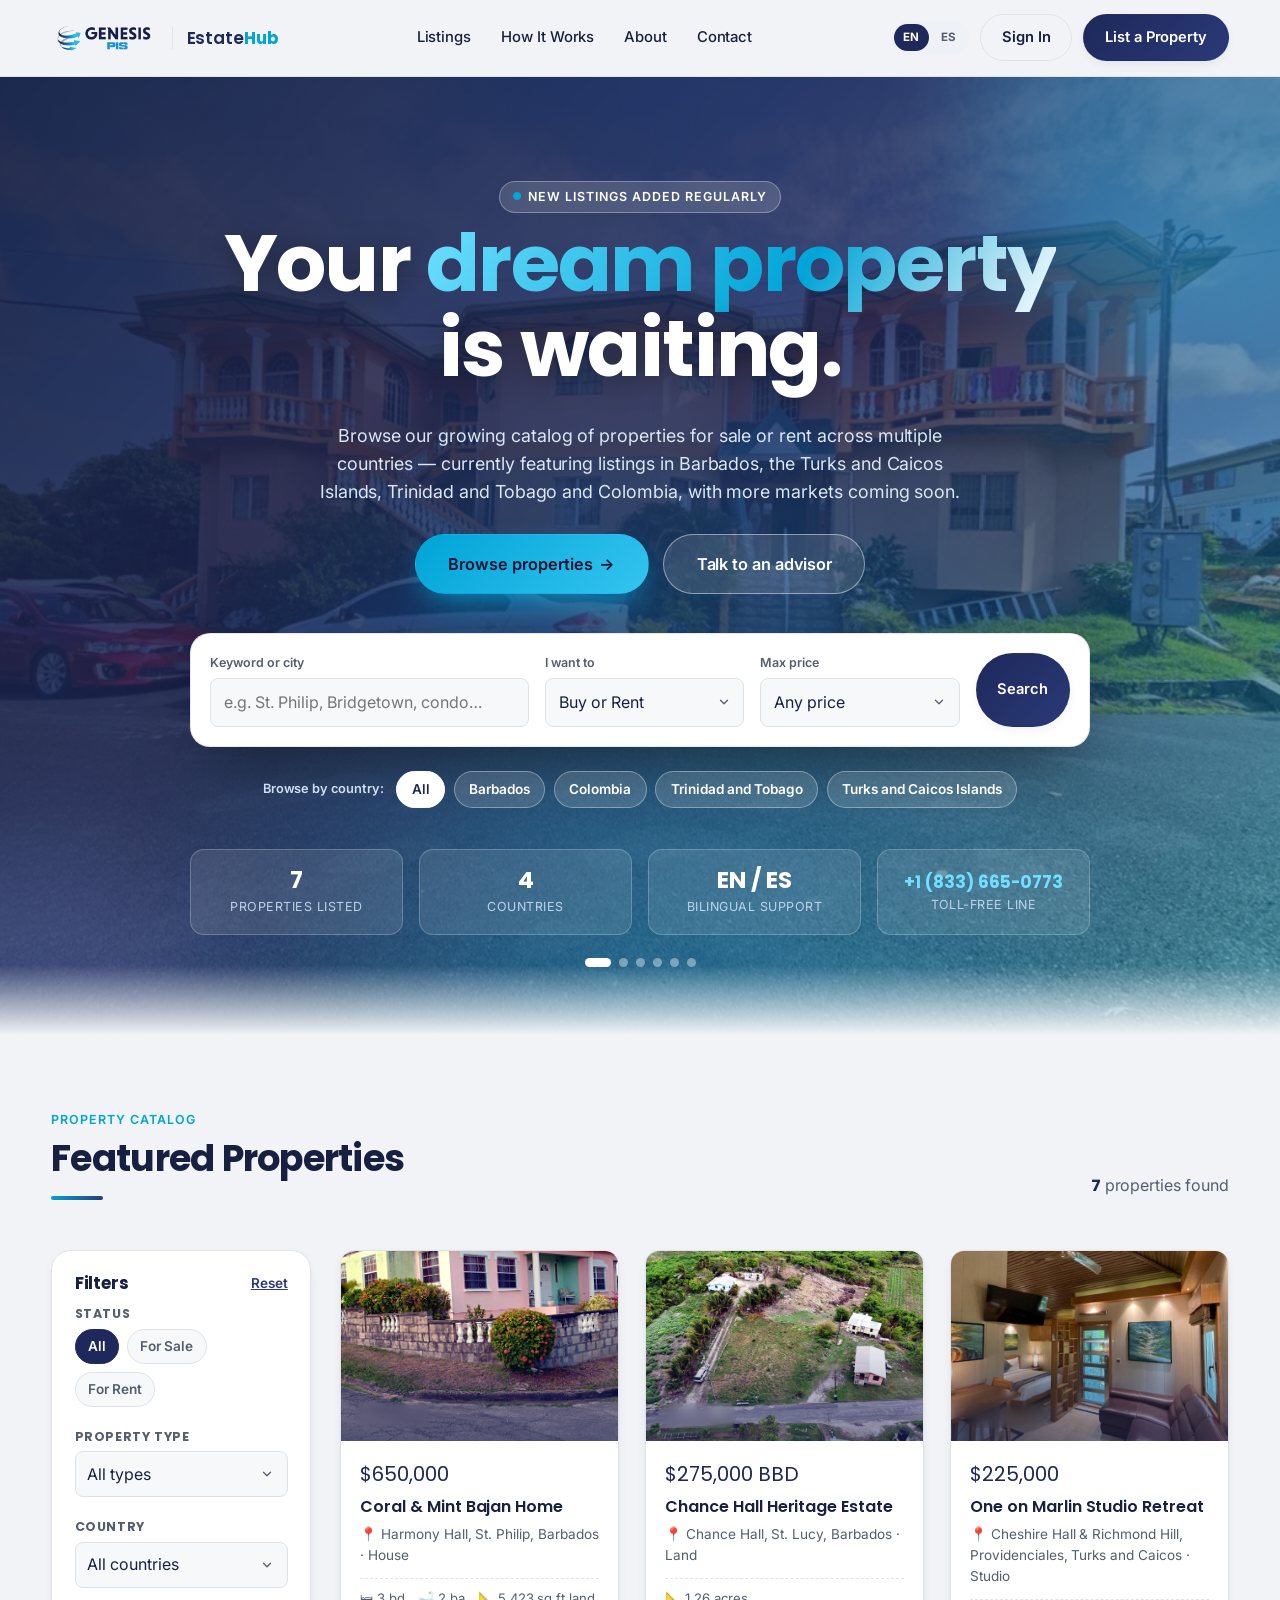
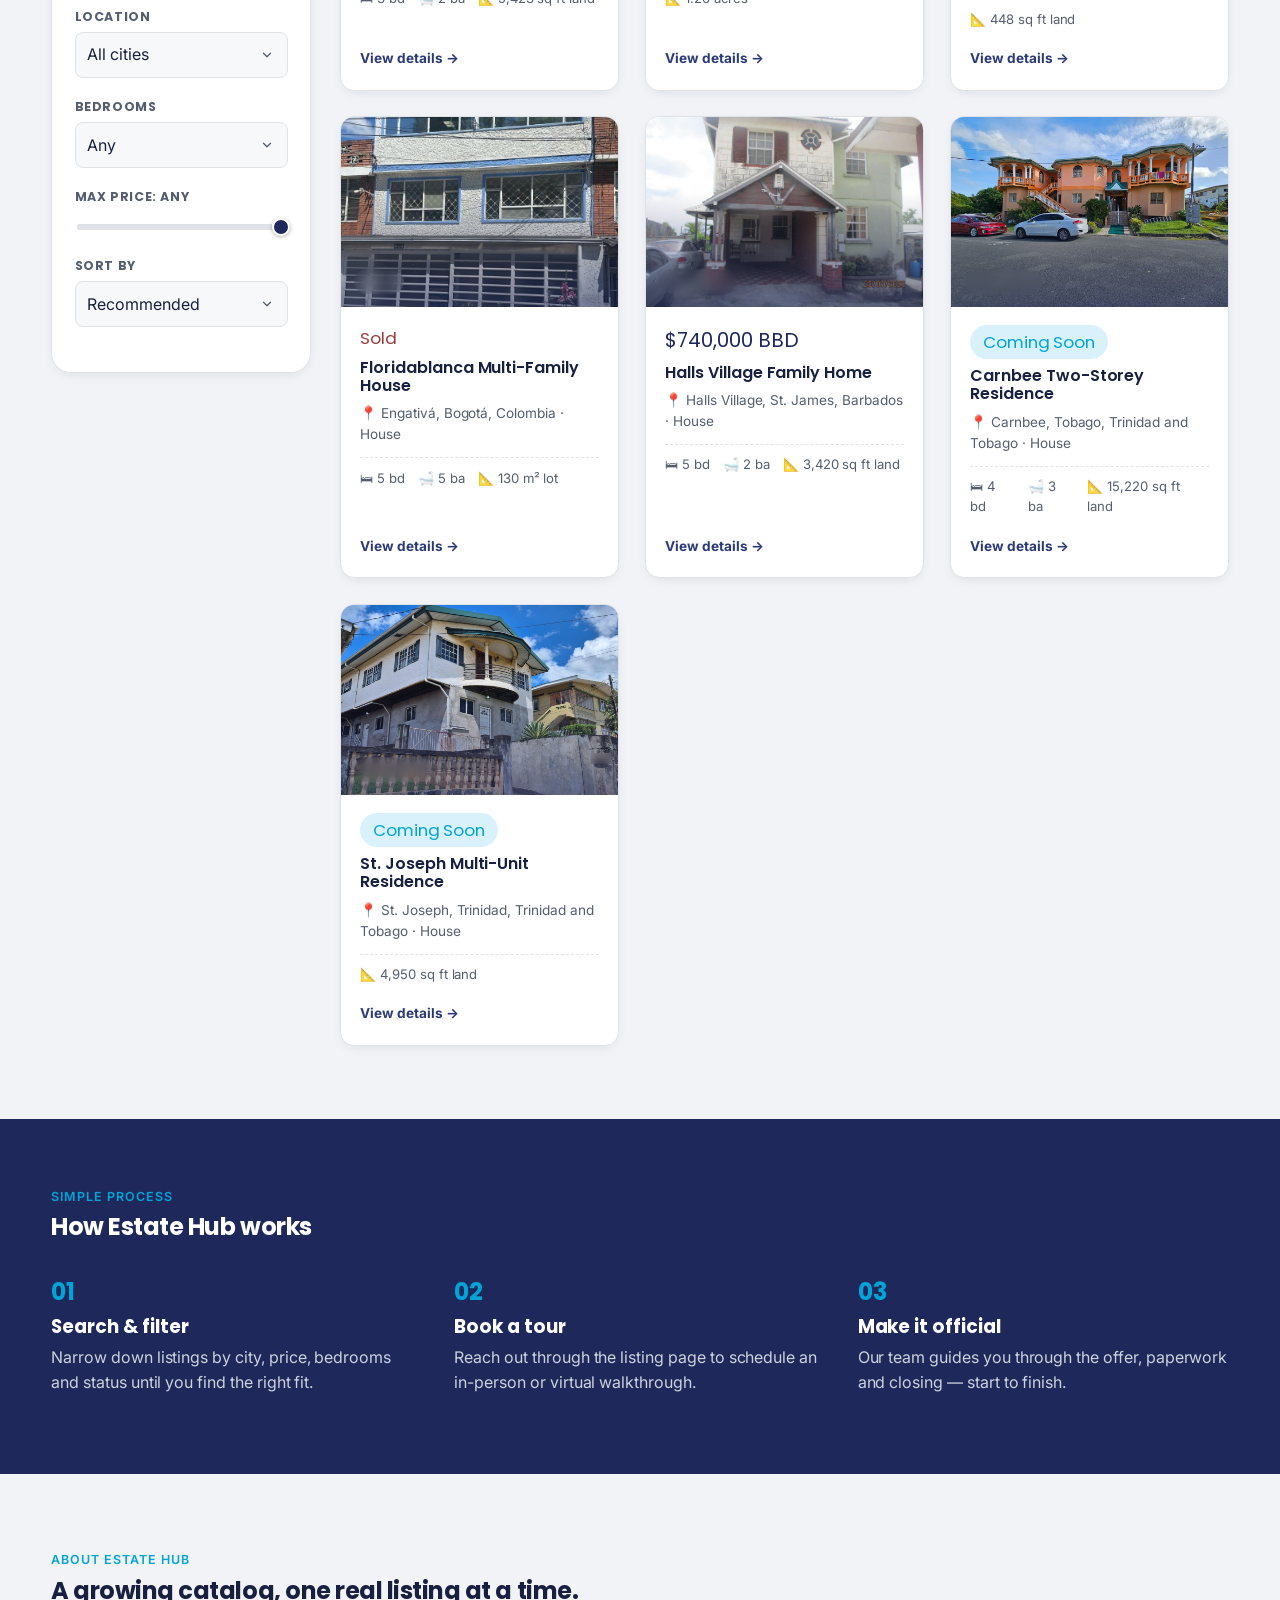
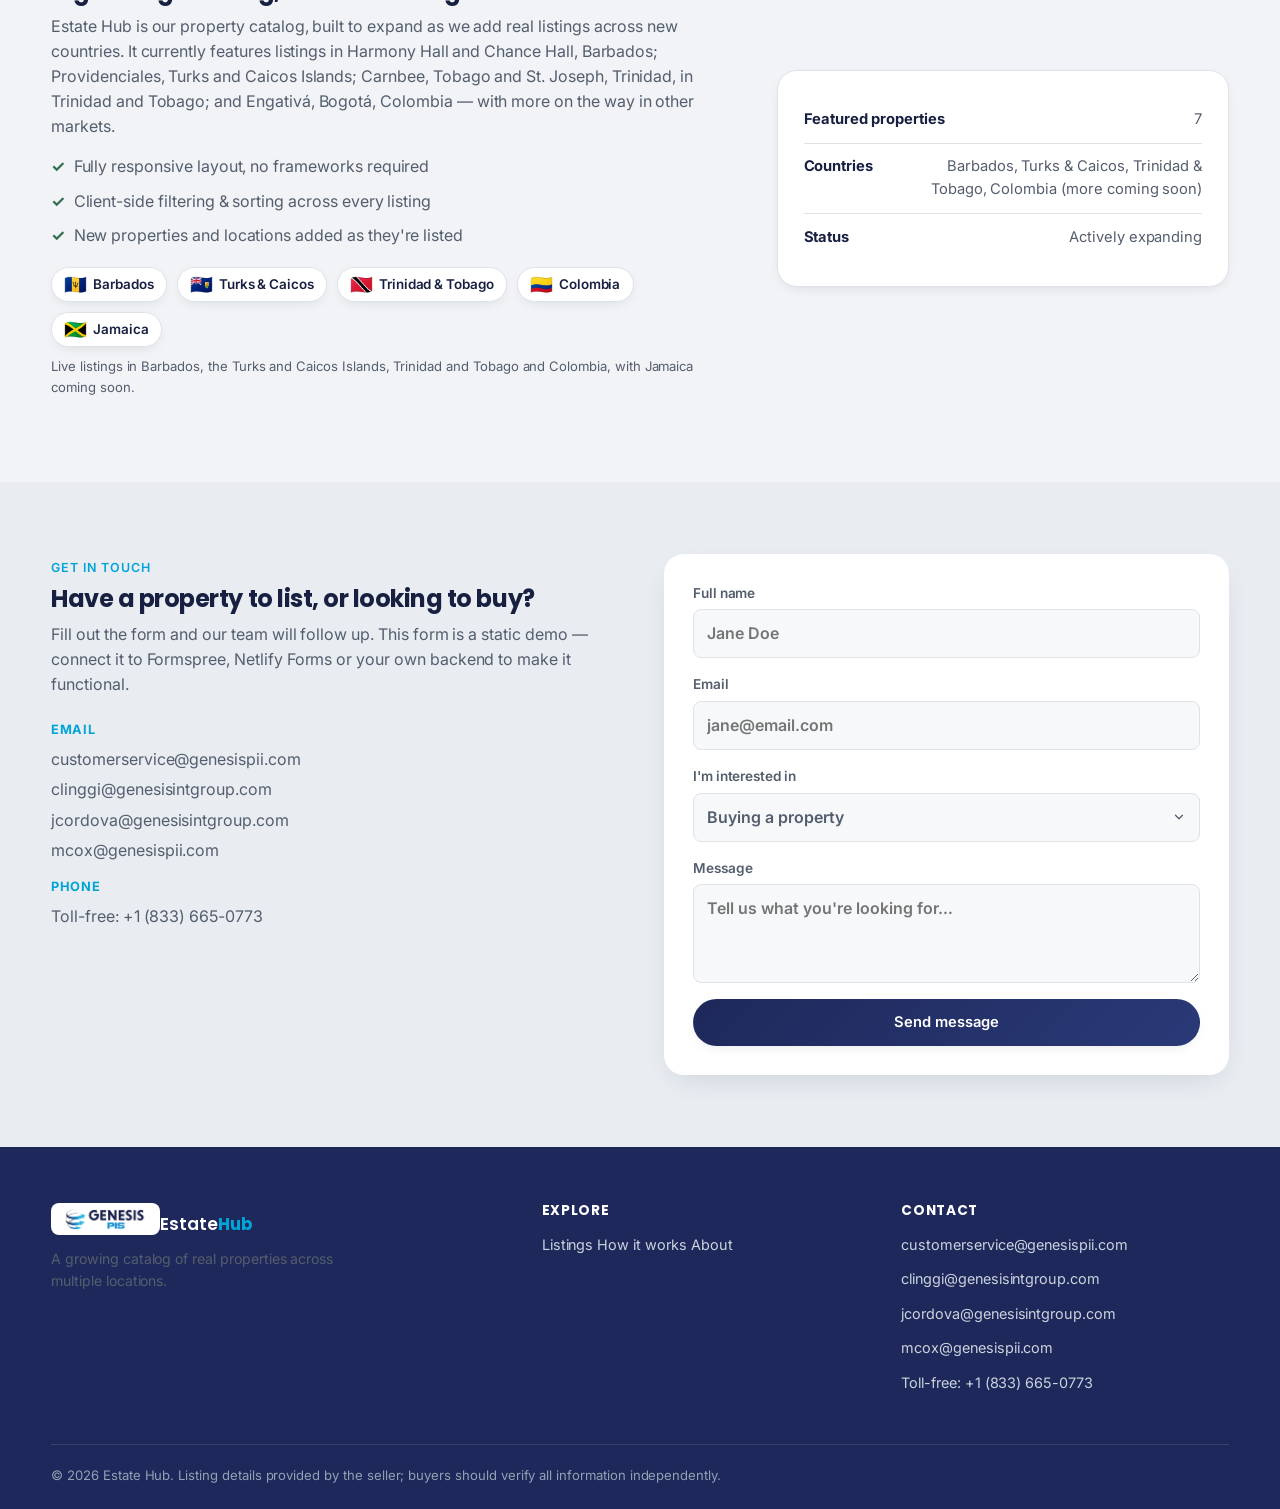
<file: index.html>
<!DOCTYPE html>
<html lang="en">
<head>
<meta charset="UTF-8" />
<meta name="viewport" content="width=device-width, initial-scale=1.0" />
<title>Estate Hub | Find Your Perfect Property</title>
<meta name="description" content="Browse homes for sale and rent with Estate Hub — a growing catalog of properties across multiple locations." />
<link rel="preconnect" href="https://fonts.googleapis.com">
<link href="https://fonts.googleapis.com/css2?family=Poppins:wght@400;500;600;700;800&family=Inter:wght@400;500;600&display=swap" rel="stylesheet">
<link rel="stylesheet" href="styles.css" />
<link rel="icon" href="data:image/svg+xml,%3Csvg xmlns='http://www.w3.org/2000/svg' viewBox='0 0 100 100'%3E%3Ctext y='.9em' font-size='90'%3E%F0%9F%8F%A0%3C/text%3E%3C/svg%3E">
</head>
<body>

<!-- ===== Header ===== -->
<header class="site-header" id="top">
  <div class="container header-inner">
    <a href="#top" class="brand">
      <img src="images/genesis-logo.png" alt="Genesis PIS" class="brand-logo">
      <span class="brand-sep"></span>
      <span class="brand-name">Estate<b>Hub</b></span>
    </a>

    <nav class="main-nav" id="mainNav">
      <a href="#listings" data-i18n-en="Listings" data-i18n-es="Propiedades">Listings</a>
      <a href="#how-it-works" data-i18n-en="How It Works" data-i18n-es="Cómo Funciona">How It Works</a>
      <a href="#about" data-i18n-en="About" data-i18n-es="Nosotros">About</a>
      <a href="#contact" data-i18n-en="Contact" data-i18n-es="Contacto">Contact</a>
      <div class="lang-toggle-header lang-toggle-mobile">
        <button type="button" data-lang-btn="en" class="active">English</button>
        <button type="button" data-lang-btn="es">Español</button>
      </div>
      <a href="#contact" class="mobile-nav-cta" data-i18n-en="Sign In" data-i18n-es="Iniciar sesión">Sign In</a>
      <a href="#contact" class="mobile-nav-cta mobile-nav-cta-primary" data-i18n-en="List a Property" data-i18n-es="Publicar propiedad">List a Property</a>
    </nav>

    <div class="header-actions">
      <div class="lang-toggle-header">
        <button type="button" data-lang-btn="en" class="active">EN</button>
        <button type="button" data-lang-btn="es">ES</button>
      </div>
      <a href="#contact" class="btn btn-ghost" data-i18n-en="Sign In" data-i18n-es="Iniciar sesión">Sign In</a>
      <a href="#contact" class="btn btn-primary" data-i18n-en="List a Property" data-i18n-es="Publicar propiedad">List a Property</a>
      <button class="nav-toggle" id="navToggle" aria-label="Toggle navigation">
        <span></span><span></span><span></span>
      </button>
    </div>
  </div>
</header>

<!-- ===== Hero ===== -->
<section class="hero">
  <div class="container hero-inner">
    <span class="eyebrow" data-i18n-en="New listings added regularly" data-i18n-es="Nuevas propiedades agregadas regularmente">New listings added regularly</span>
    <h1><span data-i18n-en="Your" data-i18n-es="Tu">Your</span> <span class="accent" data-i18n-en="dream property" data-i18n-es="propiedad soñada">dream property</span><br><span data-i18n-en="is waiting." data-i18n-es="te espera.">is waiting.</span></h1>
    <p class="hero-sub" data-i18n-en="Browse our growing catalog of properties for sale or rent across multiple countries — currently featuring listings in Barbados, the Turks and Caicos Islands, Trinidad and Tobago and Colombia, with more markets coming soon." data-i18n-es="Explora nuestro catálogo creciente de propiedades en venta o alquiler en múltiples países — actualmente con propiedades en Barbados, las Islas Turcas y Caicos, Trinidad y Tobago y Colombia, con más mercados próximamente.">Browse our growing catalog of properties for sale or rent across multiple countries — currently featuring listings in Barbados, the Turks and Caicos Islands, Trinidad and Tobago and Colombia, with more markets coming soon.</p>

    <div class="hero-cta-row">
      <a href="#listings" class="btn btn-hero-primary" data-i18n-en="Browse properties" data-i18n-es="Ver propiedades">Browse properties</a>
      <a href="tel:+18336650773" class="btn btn-hero-ghost" data-i18n-en="Talk to an advisor" data-i18n-es="Hablar con un asesor">Talk to an advisor</a>
    </div>

    <form class="search-card" id="searchForm">
      <div class="search-field">
        <label for="searchKeyword" data-i18n-en="Keyword or city" data-i18n-es="Palabra clave o ciudad">Keyword or city</label>
        <input type="text" id="searchKeyword" placeholder="e.g. St. Philip, Bridgetown, condo…" data-i18n-en-placeholder="e.g. St. Philip, Bridgetown, condo…" data-i18n-es-placeholder="ej. St. Philip, Bridgetown, condominio…" />
      </div>
      <div class="search-field">
        <label for="searchType" data-i18n-en="I want to" data-i18n-es="Quiero">I want to</label>
        <select id="searchType">
          <option value="all" data-i18n-en="Buy or Rent" data-i18n-es="Comprar o Alquilar">Buy or Rent</option>
          <option value="sale" data-i18n-en="Buy" data-i18n-es="Comprar">Buy</option>
          <option value="rent" data-i18n-en="Rent" data-i18n-es="Alquilar">Rent</option>
        </select>
      </div>
      <div class="search-field">
        <label for="searchPrice" data-i18n-en="Max price" data-i18n-es="Precio máximo">Max price</label>
        <select id="searchPrice">
          <option value="0" data-i18n-en="Any price" data-i18n-es="Cualquier precio">Any price</option>
          <option value="1500">$1,500</option>
          <option value="3000">$3,000</option>
          <option value="300000">$300,000</option>
          <option value="600000">$600,000</option>
          <option value="1000000">$1,000,000</option>
        </select>
      </div>
      <button type="submit" class="btn btn-primary search-btn" data-i18n-en="Search" data-i18n-es="Buscar">Search</button>
    </form>

    <div class="hero-stats">
      <div class="hstat"><strong data-count="props">7</strong><span data-i18n-en="Properties listed" data-i18n-es="Propiedades publicadas">Properties listed</span></div>
      <div class="hstat"><strong data-count="countries">4</strong><span data-i18n-en="Countries" data-i18n-es="Países">Countries</span></div>
      <div class="hstat"><strong>EN / ES</strong><span data-i18n-en="Bilingual support" data-i18n-es="Atención bilingüe">Bilingual support</span></div>
      <a class="hstat hstat-link" href="tel:+18336650773"><strong>+1 (833) 665-0773</strong><span data-i18n-en="Toll-free line" data-i18n-es="Línea gratuita">Toll-free line</span></a>
    </div>
  </div>
</section>

<!-- ===== Listings ===== -->
<section class="listings" id="listings">
  <div class="container">
    <div class="section-heading">
      <div>
        <span class="eyebrow" data-i18n-en="Property catalog" data-i18n-es="Catálogo de propiedades">Property catalog</span>
        <h2 data-i18n-en="Featured Properties" data-i18n-es="Propiedades Destacadas">Featured Properties</h2>
      </div>
      <p class="results-count"><strong id="resultsCount">0</strong> <span data-i18n-en="properties found" data-i18n-es="propiedades encontradas">properties found</span></p>
    </div>

    <div class="catalog-layout">
      <!-- Filters sidebar -->
      <aside class="filters" id="filters">
        <div class="filters-head">
          <h3 data-i18n-en="Filters" data-i18n-es="Filtros">Filters</h3>
          <button type="button" id="resetFilters" class="link-btn" data-i18n-en="Reset" data-i18n-es="Reiniciar">Reset</button>
        </div>

        <div class="filter-group">
          <h4 data-i18n-en="Status" data-i18n-es="Estado">Status</h4>
          <div class="chip-group" id="statusChips">
            <button type="button" class="chip active" data-status="all" data-i18n-en="All" data-i18n-es="Todos">All</button>
            <button type="button" class="chip" data-status="sale" data-i18n-en="For Sale" data-i18n-es="En venta">For Sale</button>
            <button type="button" class="chip" data-status="rent" data-i18n-en="For Rent" data-i18n-es="En alquiler">For Rent</button>
          </div>
        </div>

        <div class="filter-group">
          <h4 data-i18n-en="Property type" data-i18n-es="Tipo de propiedad">Property type</h4>
          <select id="filterPropertyType">
            <option value="all" data-i18n-en="All types" data-i18n-es="Todos los tipos">All types</option>
            <option value="House" data-i18n-en="House" data-i18n-es="Casa">House</option>
            <option value="Apartment" data-i18n-en="Apartment" data-i18n-es="Apartamento">Apartment</option>
            <option value="Condo" data-i18n-en="Condo" data-i18n-es="Condominio">Condo</option>
            <option value="Townhouse" data-i18n-en="Townhouse" data-i18n-es="Casa adosada">Townhouse</option>
            <option value="Studio" data-i18n-en="Studio" data-i18n-es="Estudio">Studio</option>
            <option value="Land" data-i18n-en="Land" data-i18n-es="Terreno">Land</option>
          </select>
        </div>

        <div class="filter-group">
          <h4 data-i18n-en="Country" data-i18n-es="País">Country</h4>
          <select id="filterCountry">
            <option value="all" data-i18n-en="All countries" data-i18n-es="Todos los países">All countries</option>
          </select>
        </div>

        <div class="filter-group">
          <h4 data-i18n-en="Location" data-i18n-es="Ubicación">Location</h4>
          <select id="filterLocation">
            <option value="all" data-i18n-en="All cities" data-i18n-es="Todas las ciudades">All cities</option>
          </select>
        </div>

        <div class="filter-group">
          <h4 data-i18n-en="Bedrooms" data-i18n-es="Habitaciones">Bedrooms</h4>
          <select id="filterBeds">
            <option value="0" data-i18n-en="Any" data-i18n-es="Cualquiera">Any</option>
            <option value="1">1+</option>
            <option value="2">2+</option>
            <option value="3">3+</option>
            <option value="4">4+</option>
          </select>
        </div>

        <div class="filter-group">
          <h4><span data-i18n-en="Max price:" data-i18n-es="Precio máximo:">Max price:</span> <span id="priceRangeLabel">Any</span></h4>
          <input type="range" id="filterPriceRange" min="0" max="1000000" step="10000" value="1000000" />
        </div>

        <div class="filter-group">
          <h4 data-i18n-en="Sort by" data-i18n-es="Ordenar por">Sort by</h4>
          <select id="sortBy">
            <option value="default" data-i18n-en="Recommended" data-i18n-es="Recomendado">Recommended</option>
            <option value="price-asc" data-i18n-en="Price: Low to High" data-i18n-es="Precio: menor a mayor">Price: Low to High</option>
            <option value="price-desc" data-i18n-en="Price: High to Low" data-i18n-es="Precio: mayor a menor">Price: High to Low</option>
            <option value="beds-desc" data-i18n-en="Most Bedrooms" data-i18n-es="Más habitaciones">Most Bedrooms</option>
            <option value="newest" data-i18n-en="Newest" data-i18n-es="Más recientes">Newest</option>
          </select>
        </div>
      </aside>

      <!-- Cards grid -->
      <div class="listings-main">
        <div class="grid" id="propertyGrid"><!-- cards injected by script.js --></div>
        <p class="empty-state" id="emptyState" hidden data-i18n-en="No properties match your filters. Try widening your search." data-i18n-es="Ninguna propiedad coincide con tus filtros. Intenta ampliar tu búsqueda.">No properties match your filters. Try widening your search.</p>
      </div>
    </div>
  </div>
</section>

<!-- ===== How it works ===== -->
<section class="how-it-works" id="how-it-works">
  <div class="container">
    <span class="eyebrow" data-i18n-en="Simple process" data-i18n-es="Proceso sencillo">Simple process</span>
    <h2 data-i18n-en="How Estate Hub works" data-i18n-es="Cómo funciona Estate Hub">How Estate Hub works</h2>
    <div class="steps">
      <div class="step">
        <span class="step-num">01</span>
        <h3 data-i18n-en="Search &amp; filter" data-i18n-es="Busca y filtra">Search &amp; filter</h3>
        <p data-i18n-en="Narrow down listings by city, price, bedrooms and status until you find the right fit." data-i18n-es="Filtra propiedades por ciudad, precio, habitaciones y estado hasta encontrar la ideal.">Narrow down listings by city, price, bedrooms and status until you find the right fit.</p>
      </div>
      <div class="step">
        <span class="step-num">02</span>
        <h3 data-i18n-en="Book a tour" data-i18n-es="Agenda una visita">Book a tour</h3>
        <p data-i18n-en="Reach out through the listing page to schedule an in-person or virtual walkthrough." data-i18n-es="Contáctanos desde la página de la propiedad para agendar una visita presencial o virtual.">Reach out through the listing page to schedule an in-person or virtual walkthrough.</p>
      </div>
      <div class="step">
        <span class="step-num">03</span>
        <h3 data-i18n-en="Make it official" data-i18n-es="Hazlo oficial">Make it official</h3>
        <p data-i18n-en="Our team guides you through the offer, paperwork and closing — start to finish." data-i18n-es="Nuestro equipo te acompaña durante la oferta, el papeleo y el cierre — de principio a fin.">Our team guides you through the offer, paperwork and closing — start to finish.</p>
      </div>
    </div>
  </div>
</section>

<!-- ===== About ===== -->
<section class="about" id="about">
  <div class="container about-inner">
    <div class="about-copy">
      <span class="eyebrow" data-i18n-en="About Estate Hub" data-i18n-es="Sobre Estate Hub">About Estate Hub</span>
      <h2 data-i18n-en="A growing catalog, one real listing at a time." data-i18n-es="Un catálogo creciente, una propiedad real a la vez.">A growing catalog, one real listing at a time.</h2>
      <p data-i18n-en="Estate Hub is our property catalog, built to expand as we add real listings across new countries. It currently features listings in Harmony Hall and Chance Hall, Barbados; Providenciales, Turks and Caicos Islands; Carnbee, Tobago and St. Joseph, Trinidad, in Trinidad and Tobago; and Engativá, Bogotá, Colombia — with more on the way in other markets." data-i18n-es="Estate Hub es nuestro catálogo de propiedades, diseñado para crecer a medida que agregamos propiedades reales en nuevos países. Actualmente incluye propiedades en Harmony Hall y Chance Hall, Barbados; Providenciales, Islas Turcas y Caicos; Carnbee, Tobago y St. Joseph, Trinidad, en Trinidad y Tobago; y Engativá, Bogotá, Colombia — con más mercados en camino.">Estate Hub is our property catalog, built to expand as we add real listings across new countries. It currently features listings in Harmony Hall and Chance Hall, Barbados; Providenciales, Turks and Caicos Islands; Carnbee, Tobago and St. Joseph, Trinidad, in Trinidad and Tobago; and Engativá, Bogotá, Colombia — with more on the way in other markets.</p>
      <ul class="about-list">
        <li data-i18n-en="Fully responsive layout, no frameworks required" data-i18n-es="Diseño totalmente responsivo, sin frameworks necesarios">Fully responsive layout, no frameworks required</li>
        <li data-i18n-en="Client-side filtering &amp; sorting across every listing" data-i18n-es="Filtrado y ordenamiento del lado del cliente en todas las propiedades">Client-side filtering &amp; sorting across every listing</li>
        <li data-i18n-en="New properties and locations added as they're listed" data-i18n-es="Nuevas propiedades y ubicaciones agregadas a medida que se publican">New properties and locations added as they're listed</li>
      </ul>
      <div class="market-flags">
        <span class="market-flag"><span class="flag">🇧🇧</span> Barbados</span>
        <span class="market-flag"><span class="flag">🇹🇨</span> Turks &amp; Caicos</span>
        <span class="market-flag"><span class="flag">🇹🇹</span> Trinidad &amp; Tobago</span>
        <span class="market-flag"><span class="flag">🇨🇴</span> Colombia</span>
        <span class="market-flag"><span class="flag">🇯🇲</span> Jamaica</span>
      </div>
      <p class="market-note" data-i18n-en="Live listings in Barbados, the Turks and Caicos Islands, Trinidad and Tobago and Colombia, with Jamaica coming soon." data-i18n-es="Propiedades activas en Barbados, las Islas Turcas y Caicos, Trinidad y Tobago y Colombia, con Jamaica próximamente.">Live listings in Barbados, the Turks and Caicos Islands, Trinidad and Tobago and Colombia, with Jamaica coming soon.</p>
    </div>
    <div class="about-card">
      <div class="about-card-row"><strong data-i18n-en="Featured properties" data-i18n-es="Propiedades destacadas">Featured properties</strong><span id="aboutCount">—</span></div>
      <div class="about-card-row"><strong data-i18n-en="Countries" data-i18n-es="Países">Countries</strong><span data-i18n-en="Barbados, Turks &amp; Caicos, Trinidad &amp; Tobago, Colombia (more coming soon)" data-i18n-es="Barbados, Turcas y Caicos, Trinidad y Tobago, Colombia (más próximamente)">Barbados, Turks &amp; Caicos, Trinidad &amp; Tobago, Colombia (more coming soon)</span></div>
      <div class="about-card-row"><strong data-i18n-en="Status" data-i18n-es="Estado">Status</strong><span data-i18n-en="Actively expanding" data-i18n-es="En expansión activa">Actively expanding</span></div>
    </div>
  </div>
</section>

<!-- ===== Contact / CTA ===== -->
<section class="contact" id="contact">
  <div class="container contact-inner">
    <div class="contact-copy">
      <span class="eyebrow" data-i18n-en="Get in touch" data-i18n-es="Contáctanos">Get in touch</span>
      <h2 data-i18n-en="Have a property to list, or looking to buy?" data-i18n-es="¿Tienes una propiedad para publicar, o buscas comprar?">Have a property to list, or looking to buy?</h2>
      <p data-i18n-en="Fill out the form and our team will follow up. This form is a static demo — connect it to Formspree, Netlify Forms or your own backend to make it functional." data-i18n-es="Completa el formulario y nuestro equipo te contactará. Este formulario es una demostración estática — conéctalo a Formspree, Netlify Forms o tu propio backend para hacerlo funcional.">Fill out the form and our team will follow up. This form is a static demo — connect it to Formspree, Netlify Forms or your own backend to make it functional.</p>
      <div class="contact-details">
        <div>
          <strong data-i18n-en="Email" data-i18n-es="Correo">Email</strong>
          <span>customerservice@genesispii.com</span>
          <span>clinggi@genesisintgroup.com</span>
          <span>jcordova@genesisintgroup.com</span>
          <span>mcox@genesispii.com</span>
        </div>
        <div>
          <strong data-i18n-en="Phone" data-i18n-es="Teléfono">Phone</strong>
          <span><a href="tel:+18336650773" data-i18n-en="Toll-free: +1 (833) 665-0773" data-i18n-es="Línea gratuita: +1 (833) 665-0773">Toll-free: +1 (833) 665-0773</a></span>
        </div>
      </div>
    </div>
    <form class="contact-form" onsubmit="return false;">
      <label><span data-i18n-en="Full name" data-i18n-es="Nombre completo">Full name</span><input type="text" placeholder="Jane Doe" required /></label>
      <label>Email<input type="email" placeholder="jane@email.com" required /></label>
      <label><span data-i18n-en="I'm interested in" data-i18n-es="Estoy interesado en">I'm interested in</span>
        <select>
          <option data-i18n-en="Buying a property" data-i18n-es="Comprar una propiedad">Buying a property</option>
          <option data-i18n-en="Renting a property" data-i18n-es="Alquilar una propiedad">Renting a property</option>
          <option data-i18n-en="Listing my property" data-i18n-es="Publicar mi propiedad">Listing my property</option>
        </select>
      </label>
      <label><span data-i18n-en="Message" data-i18n-es="Mensaje">Message</span><textarea rows="3" placeholder="Tell us what you're looking for…" data-i18n-en-placeholder="Tell us what you're looking for…" data-i18n-es-placeholder="Cuéntanos qué estás buscando…"></textarea></label>
      <button type="submit" class="btn btn-primary" data-i18n-en="Send message" data-i18n-es="Enviar mensaje">Send message</button>
    </form>
  </div>
</section>

<!-- ===== Footer ===== -->
<footer class="site-footer">
  <div class="container footer-inner">
    <div class="footer-col brand-col">
      <a href="#top" class="brand"><span class="brand-logo-chip"><img src="images/genesis-logo.png" alt="Genesis PIS" class="brand-logo"></span><span class="brand-sep"></span><span class="brand-name">Estate<b>Hub</b></span></a>
      <p data-i18n-en="A growing catalog of real properties across multiple locations." data-i18n-es="Un catálogo creciente de propiedades reales en múltiples ubicaciones.">A growing catalog of real properties across multiple locations.</p>
    </div>
    <div class="footer-col">
      <h4 data-i18n-en="Explore" data-i18n-es="Explorar">Explore</h4>
      <a href="#listings" data-i18n-en="Listings" data-i18n-es="Propiedades">Listings</a>
      <a href="#how-it-works" data-i18n-en="How it works" data-i18n-es="Cómo funciona">How it works</a>
      <a href="#about" data-i18n-en="About" data-i18n-es="Nosotros">About</a>
    </div>
    <div class="footer-col">
      <h4 data-i18n-en="Contact" data-i18n-es="Contacto">Contact</h4>
      <a href="mailto:customerservice@genesispii.com">customerservice@genesispii.com</a>
      <a href="mailto:clinggi@genesisintgroup.com">clinggi@genesisintgroup.com</a>
      <a href="mailto:jcordova@genesisintgroup.com">jcordova@genesisintgroup.com</a>
      <a href="mailto:mcox@genesispii.com">mcox@genesispii.com</a>
      <a href="tel:+18336650773" data-i18n-en="Toll-free: +1 (833) 665-0773" data-i18n-es="Línea gratuita: +1 (833) 665-0773">Toll-free: +1 (833) 665-0773</a>
    </div>
  </div>
  <div class="container footer-bottom">
    <span>© <span id="year"></span> <span data-i18n-en="Estate Hub. Listing details provided by the seller; buyers should verify all information independently." data-i18n-es="Estate Hub. Los detalles de cada propiedad son proporcionados por el vendedor; los compradores deben verificar toda la información de forma independiente.">Estate Hub. Listing details provided by the seller; buyers should verify all information independently.</span></span>
  </div>
</footer>

<script src="lang.js"></script>
<script src="script.js"></script>
<script src="enhance.js"></script>
</body>
</html>
</file>
<file: styles.css>
/* ============ Tokens ============ */
:root {
  --ink: #182042;
  --ink-soft: #545e6e;
  --bg: #f1f3f6;
  --surface: #ffffff;
  --line: #dfe3e8;
  --primary: #1e285a;
  --primary-soft: #2a3a78;
  --accent: #00a4d7;
  --accent-soft: #d9f1fa;
  --green: #2f6f4f;
  --radius-lg: 20px;
  --radius-md: 14px;
  --radius-sm: 8px;
  --shadow: 0 10px 30px -12px rgba(22, 33, 46, 0.18);
  --shadow-sm: 0 4px 14px -6px rgba(22, 33, 46, 0.15);
  --font-head: "Poppins", "Inter", sans-serif;
  --font-body: "Inter", sans-serif;
}

* { box-sizing: border-box; -webkit-tap-highlight-color: transparent; }
html { scroll-behavior: smooth; -webkit-text-size-adjust: 100%; text-size-adjust: 100%; }
body {
  margin: 0;
  font-family: var(--font-body);
  color: var(--ink);
  background: var(--bg);
  line-height: 1.55;
  -webkit-font-smoothing: antialiased;
}

/* Safari/iOS renders inputs, selects, textareas and buttons with heavy
   native chrome that fights our custom borders/radius — reset to a plain
   box so the same CSS below renders identically across browsers. */
button, input, select, textarea {
  -webkit-appearance: none;
  appearance: none;
  font: inherit;
  color: inherit;
  border-radius: 0;
}
select {
  background-image: url("data:image/svg+xml,%3Csvg xmlns='http://www.w3.org/2000/svg' viewBox='0 0 20 20' fill='none' stroke='%23545e6e' stroke-width='1.8'%3E%3Cpath d='M5 7.5l5 5 5-5' stroke-linecap='round' stroke-linejoin='round'/%3E%3C/svg%3E");
  background-repeat: no-repeat;
  background-position: right .8em center;
  background-size: 14px;
  padding-right: 2.2em !important;
}
input[type="range"] {
  -webkit-appearance: none;
  appearance: none;
  height: 6px;
  border-radius: 999px;
  background: var(--line);
  outline: none;
}
input[type="range"]::-webkit-slider-runnable-track {
  height: 6px;
  border-radius: 999px;
  background: var(--line);
}
input[type="range"]::-moz-range-track {
  height: 6px;
  border-radius: 999px;
  background: var(--line);
  border: none;
}
input[type="range"]::-webkit-slider-thumb {
  -webkit-appearance: none;
  appearance: none;
  width: 18px;
  height: 18px;
  margin-top: -6px;
  border-radius: 50%;
  background: var(--primary);
  border: 2px solid #fff;
  box-shadow: 0 1px 4px rgba(0, 0, 0, .3);
  cursor: pointer;
}
input[type="range"]::-moz-range-thumb {
  width: 18px;
  height: 18px;
  border-radius: 50%;
  background: var(--primary);
  border: 2px solid #fff;
  box-shadow: 0 1px 4px rgba(0, 0, 0, .3);
  cursor: pointer;
}
/* iOS Safari auto-zooms the page when a focused form field renders below
   16px, which reads as "the margins break" until the user pinches back
   out — keep every field at 16px so focusing never triggers it. */
input, select, textarea { font-size: 16px; }
h1, h2, h3, h4 { font-family: var(--font-head); margin: 0 0 .4em; line-height: 1.15; font-weight: 700; }
p { margin: 0 0 1em; color: var(--ink-soft); }
a { color: inherit; text-decoration: none; }
ul { padding: 0; margin: 0; list-style: none; }
img { max-width: 100%; display: block; }
.container { width: min(1180px, 92%); margin: 0 auto; }
.eyebrow {
  display: inline-block;
  font-size: .78rem;
  font-weight: 600;
  letter-spacing: .08em;
  text-transform: uppercase;
  color: var(--accent);
  margin-bottom: .6em;
}
code {
  background: var(--accent-soft);
  padding: .1em .4em;
  border-radius: 4px;
  font-size: .9em;
}

/* ============ Buttons ============ */
.btn {
  display: inline-flex;
  align-items: center;
  justify-content: center;
  gap: .4em;
  padding: .75em 1.4em;
  border-radius: 999px;
  font-weight: 600;
  font-size: .92rem;
  border: 1px solid transparent;
  cursor: pointer;
  transition: transform .15s ease, box-shadow .15s ease, background .15s ease, color .15s ease;
  white-space: nowrap;
}
.btn-primary {
  background: var(--primary);
  color: #fff;
  box-shadow: var(--shadow-sm);
}
.btn-primary:hover { transform: translateY(-1px); background: var(--primary-soft); }
.btn-ghost {
  background: transparent;
  color: var(--ink);
  border-color: var(--line);
}
.btn-ghost:hover { border-color: var(--primary); }
.link-btn {
  background: none;
  border: none;
  color: var(--primary-soft);
  font-weight: 600;
  cursor: pointer;
  font-size: .85rem;
  text-decoration: underline;
  padding: 0;
}

/* ============ Header ============ */
.site-header {
  position: sticky;
  top: 0;
  z-index: 50;
  background: rgba(241, 243, 246, .92);
  -webkit-backdrop-filter: blur(8px);
  backdrop-filter: blur(8px);
  border-bottom: 1px solid var(--line);
}
.header-inner {
  display: flex;
  align-items: center;
  justify-content: space-between;
  padding: .9em 0;
  gap: 1.5em;
}
.brand {
  display: flex;
  align-items: center;
  gap: .7em;
  font-family: var(--font-head);
  font-weight: 600;
  font-size: 1.2rem;
  color: var(--primary);
}
.brand-icon {
  display: inline-flex;
  align-items: center;
  justify-content: center;
  width: 34px;
  height: 34px;
  border-radius: 9px;
  background: var(--primary);
  color: var(--accent-soft);
  font-size: 1.1rem;
}
.brand b { color: var(--accent); font-weight: 700; }
.brand-logo { height: 26px; width: auto; display: block; }
.brand-logo-chip {
  display: inline-flex;
  align-items: center;
  background: #fff;
  border-radius: 8px;
  padding: 5px 9px;
  line-height: 0;
}
.brand-logo-chip .brand-logo { height: 22px; }
.brand-sep {
  width: 1px;
  height: 22px;
  background: var(--line);
}
.brand-col .brand-sep { background: rgba(255, 255, 255, .25); }
.brand-name { font-family: var(--font-head); font-weight: 600; font-size: 1.05rem; }
.main-nav {
  display: flex;
  gap: 2em;
  font-weight: 500;
  font-size: .93rem;
}
.main-nav a:hover { color: var(--accent); }
.header-actions { display: flex; align-items: center; gap: .7em; }
.nav-toggle {
  display: none;
  flex-direction: column;
  gap: 4px;
  background: none;
  border: none;
  cursor: pointer;
  padding: 6px;
}
.nav-toggle span { width: 22px; height: 2px; background: var(--ink); border-radius: 2px; }

/* ============ Hero ============ */
.hero {
  padding: 4.5em 0 3em;
  background:
    radial-gradient(circle at 85% 10%, rgba(0,164,215,.16), transparent 45%),
    linear-gradient(180deg, #e9edf2, var(--bg));
}
.hero-inner { text-align: center; display: flex; flex-direction: column; align-items: center; }
.hero h1 {
  font-size: clamp(2.2rem, 5vw, 3.6rem);
  max-width: 14ch;
}
.accent { color: var(--accent); }
.hero-sub {
  max-width: 56ch;
  font-size: 1.05rem;
  margin-bottom: 2em;
}
.search-card {
  width: 100%;
  max-width: 900px;
  background: var(--surface);
  border-radius: var(--radius-lg);
  box-shadow: var(--shadow);
  padding: 1.2em;
  display: grid;
  grid-template-columns: 1.6fr 1fr 1fr auto;
  gap: 1em;
  align-items: end;
  text-align: left;
}
.search-field { display: flex; flex-direction: column; gap: .35em; }
.search-field label { font-size: .78rem; font-weight: 600; color: var(--ink-soft); }
.search-field input, .search-field select {
  border: 1px solid var(--line);
  border-radius: var(--radius-sm);
  padding: .7em .8em;
  font-size: 1rem;
  font-family: inherit;
  background-color: #f6f8fa;
}
.search-btn { height: 100%; }

/* ============ Listings section ============ */
.listings { padding: 4.5em 0; }
.section-heading {
  display: flex;
  justify-content: space-between;
  align-items: flex-end;
  flex-wrap: wrap;
  gap: 1em;
  margin-bottom: 2.2em;
}
.results-count { color: var(--ink-soft); }
.results-count strong { color: var(--primary); font-family: var(--font-head); }

.catalog-layout {
  display: grid;
  grid-template-columns: 260px 1fr;
  gap: 2.4em;
  align-items: start;
}

/* Filters sidebar */
.filters {
  background: var(--surface);
  border: 1px solid var(--line);
  border-radius: var(--radius-lg);
  padding: 1.4em;
  position: sticky;
  top: 90px;
}
.filters-head {
  display: flex;
  justify-content: space-between;
  align-items: center;
  margin-bottom: .8em;
}
.filters-head h3 { margin: 0; font-size: 1.05rem; }
.filter-group { margin-bottom: 1.4em; }
.filter-group h4 {
  font-size: .78rem;
  text-transform: uppercase;
  letter-spacing: .05em;
  color: var(--ink-soft);
  margin-bottom: .6em;
}
.filter-group select, .filter-group input[type="range"] { width: 100%; }
.filter-group select {
  padding: .6em .7em;
  border-radius: var(--radius-sm);
  border: 1px solid var(--line);
  background-color: #f6f8fa;
  font-family: inherit;
  font-size: 1rem;
}
.chip-group { display: flex; flex-wrap: wrap; gap: .5em; }
.chip {
  border: 1px solid var(--line);
  background: #f6f8fa;
  padding: .45em .9em;
  border-radius: 999px;
  font-size: .85rem;
  font-weight: 600;
  cursor: pointer;
  color: var(--ink-soft);
}
.chip.active { background: var(--primary); color: #fff; border-color: var(--primary); }

/* Grid of property cards */
.grid {
  display: grid;
  grid-template-columns: repeat(auto-fill, minmax(270px, 1fr));
  gap: 1.6em;
}
.empty-state {
  text-align: center;
  padding: 3em 1em;
  color: var(--ink-soft);
  font-size: 1rem;
}

.card {
  background: var(--surface);
  border-radius: var(--radius-md);
  overflow: hidden;
  border: 1px solid var(--line);
  box-shadow: var(--shadow-sm);
  transition: transform .18s ease, box-shadow .18s ease;
  display: flex;
  flex-direction: column;
  width: 100%;
  padding: 0;
  font: inherit;
  text-align: left;
  cursor: pointer;
  appearance: none;
}
.card:hover { transform: translateY(-4px); box-shadow: var(--shadow); }

.card-photo {
  position: relative;
  height: 190px;
  display: flex;
  align-items: flex-end;
  justify-content: flex-start;
  padding: .8em;
  color: #fff;
  overflow: hidden;
}
.card-photo .icon { position: absolute; top: 50%; left: 50%; transform: translate(-50%, -60%); font-size: 2.4rem; opacity: .35; }
.card-photo img {
  position: absolute;
  inset: 0;
  width: 100%;
  height: 100%;
  object-fit: cover;
  object-position: center 65%;
  z-index: 0;
}
.card-photo::after {
  content: "";
  position: absolute;
  inset: 0;
  background: linear-gradient(180deg, transparent 40%, rgba(30,40,90,.55));
  z-index: 0;
}
.card-photo .badge { position: relative; z-index: 1; }
.badge {
  font-size: .72rem;
  font-weight: 700;
  text-transform: uppercase;
  letter-spacing: .04em;
  padding: .3em .7em;
  border-radius: 999px;
  background: rgba(255,255,255,.92);
  color: var(--ink);
}
.badge.sale { color: var(--green); }
.badge.rent { color: var(--primary-soft); }

.photo-1 { background: linear-gradient(135deg, #7a9b76, #3c5a45); }
.photo-2 { background: linear-gradient(135deg, #00a4d7, #1e285a); }
.photo-3 { background: linear-gradient(135deg, #6c8ead, #2c435c); }
.photo-4 { background: linear-gradient(135deg, #b17a63, #5b3a2c); }
.photo-5 { background: linear-gradient(135deg, #9a8cc2, #4b3d73); }
.photo-6 { background: linear-gradient(135deg, #7fb0a6, #2c5952); }

.card-body { padding: 1.1em 1.2em 1.3em; display: flex; flex-direction: column; gap: .5em; flex: 1; }
.card-price { font-family: var(--font-head); font-size: 1.25rem; color: var(--primary); }
.card-price span { font-size: .8rem; color: var(--ink-soft); font-weight: 500; font-family: var(--font-body); }
.card-price.coming-soon { color: var(--accent); font-size: 1.05rem; }
.card-title { font-size: 1rem; font-weight: 600; margin: 0; }
.card-location { font-size: .85rem; color: var(--ink-soft); display: flex; align-items: center; gap: .3em; }
.card-meta {
  display: flex;
  gap: 1em;
  font-size: .82rem;
  color: var(--ink-soft);
  margin-top: .3em;
  padding-top: .7em;
  border-top: 1px dashed var(--line);
}
.card-cta {
  margin-top: auto;
  padding-top: .8em;
  font-size: .85rem;
  font-weight: 700;
  color: var(--primary-soft);
}

/* ============ How it works ============ */
.how-it-works { padding: 4em 0; background: var(--primary); color: #fff; }
.how-it-works h2 { color: #fff; }
.how-it-works .eyebrow { color: var(--accent); }
.steps {
  display: grid;
  grid-template-columns: repeat(3, 1fr);
  gap: 2em;
  margin-top: 2em;
}
.step-num { font-family: var(--font-head); font-size: 1.5rem; color: var(--accent); font-weight: 700; }
.step h3 { color: #fff; margin-top: .3em; }
.step p { color: #cbd3dd; }

/* ============ About ============ */
.about { padding: 4.5em 0; }
.about-inner {
  display: grid;
  grid-template-columns: 1.2fr .8fr;
  gap: 3em;
  align-items: center;
}
.about-list li {
  padding-left: 1.4em;
  position: relative;
  margin-bottom: .6em;
  color: var(--ink-soft);
}
.about-list li::before {
  content: "✓";
  position: absolute;
  left: 0;
  color: var(--green);
  font-weight: 700;
}
.about-card {
  background: var(--surface);
  border: 1px solid var(--line);
  border-radius: var(--radius-lg);
  padding: 1.6em;
  box-shadow: var(--shadow-sm);
}
.about-card-row {
  display: flex;
  justify-content: space-between;
  gap: 1em;
  padding: .8em 0;
  border-bottom: 1px solid var(--line);
  font-size: .92rem;
}
.about-card-row:last-child { border-bottom: none; }
.about-card-row strong { color: var(--ink); flex-shrink: 0; }
.about-card-row span { color: var(--ink-soft); text-align: right; }

.market-flags {
  display: flex;
  flex-wrap: wrap;
  gap: .6em;
  margin: 1.2em 0 .6em;
}
.market-flag {
  display: inline-flex;
  align-items: center;
  gap: .45em;
  padding: .45em .9em;
  background: var(--surface);
  border: 1px solid var(--line);
  border-radius: 999px;
  font-size: .84rem;
  font-weight: 600;
  color: var(--ink);
  box-shadow: var(--shadow-sm);
}
.market-flag .flag { font-size: 1.15rem; line-height: 1; }
.market-note { font-size: .82rem; color: var(--ink-soft); margin-top: .2em; }

/* ============ Contact ============ */
.contact { padding: 4.5em 0; background: #e9edf2; }
.contact-inner {
  display: grid;
  grid-template-columns: 1fr 1fr;
  gap: 3em;
}
.contact-details { display: flex; flex-direction: column; gap: .9em; margin-top: 1.5em; }
.contact-details div { display: flex; flex-direction: column; gap: .35em; }
.contact-details strong { font-size: .8rem; text-transform: uppercase; letter-spacing: .05em; color: var(--accent); margin-bottom: .1em; }
.contact-details span { color: var(--ink-soft); }
.contact-form {
  background: var(--surface);
  border-radius: var(--radius-lg);
  padding: 1.8em;
  box-shadow: var(--shadow);
  display: flex;
  flex-direction: column;
  gap: 1em;
}
.contact-form label { font-size: .85rem; font-weight: 600; color: var(--ink-soft); display: flex; flex-direction: column; gap: .4em; }
.contact-form input, .contact-form select, .contact-form textarea {
  border: 1px solid var(--line);
  border-radius: var(--radius-sm);
  padding: .7em .8em;
  font-family: inherit;
  font-size: 1rem;
  background-color: #f6f8fa;
  resize: vertical;
}

/* ============ Footer ============ */
.site-footer { background: var(--primary); color: #cbd3dd; padding: 3.5em 0 1.5em; }
.footer-inner {
  display: grid;
  grid-template-columns: 1.4fr 1fr 1fr;
  gap: 2em;
  padding-bottom: 2.5em;
  border-bottom: 1px solid rgba(255,255,255,.12);
}
.footer-col h4 { color: #fff; font-size: .85rem; text-transform: uppercase; letter-spacing: .05em; margin-bottom: 1em; }
.footer-col a { display: block; margin-bottom: .7em; font-size: .9rem; }
.footer-col a:hover { color: var(--accent); }
.brand-col .brand { color: #fff; margin-bottom: .8em; }
.brand-col p { font-size: .88rem; max-width: 32ch; }
.footer-bottom {
  padding-top: 1.5em;
  font-size: .82rem;
  color: #94a0b3;
}

/* ============ Lightbox (used from property detail links) ============ */
.lightbox {
  position: fixed;
  inset: 0;
  background: rgba(10, 16, 26, .92);
  display: none;
  align-items: center;
  justify-content: center;
  z-index: 100;
  padding: 4vh 4vw;
}
.lightbox.open { display: flex; }
.lightbox img { max-width: 100%; max-height: 92vh; border-radius: var(--radius-sm); box-shadow: 0 20px 60px rgba(0,0,0,.5); }
.lightbox-close {
  position: absolute;
  top: 24px; right: 28px;
  background: rgba(255,255,255,.12);
  color: #fff;
  border: none;
  width: 42px; height: 42px;
  border-radius: 50%;
  font-size: 1.1rem;
  cursor: pointer;
}
.lightbox-close:hover { background: rgba(255,255,255,.22); }

/* ============ Property detail page ============ */
.back-link {
  display: inline-flex;
  align-items: center;
  gap: .4em;
  padding: 1.4em 0 0;
  font-size: .9rem;
  font-weight: 600;
  color: var(--ink-soft);
}
.back-link:hover { color: var(--accent); }

.hero-photo {
  position: relative;
  height: 62vh;
  min-height: 340px;
  max-height: 560px;
  overflow: hidden;
  margin-top: 1em;
  border-radius: var(--radius-lg);
  width: min(1180px, 92%);
  margin-left: auto;
  margin-right: auto;
}
.hero-photo-inner {
  position: absolute;
  inset: 0;
  display: flex;
  align-items: flex-end;
}
.hero-photo img {
  position: absolute;
  inset: 0;
  width: 100%;
  height: 100%;
  object-fit: cover;
  object-position: center 60%;
}
.hero-photo::after {
  content: "";
  position: absolute;
  inset: 0;
  background: linear-gradient(180deg, rgba(30,40,90,0) 40%, rgba(30,40,90,.72));
  z-index: 0;
}
.badge-status {
  position: relative;
  z-index: 1;
  align-self: flex-start;
  margin: 1.4em 0 0 1.4em;
  font-size: .78rem;
  font-weight: 700;
  text-transform: uppercase;
  letter-spacing: .04em;
  padding: .4em .9em;
  border-radius: 999px;
  background: rgba(255,255,255,.94);
  color: var(--green);
}
.hero-address {
  position: relative;
  z-index: 1;
  padding: 1.6em;
  color: #fff;
}
.hero-address .eyebrow { color: var(--accent-soft); }
.hero-address h1 { color: #fff; margin-bottom: .25em; }
.hero-address p { color: #dbe0e8; margin: 0; }

.hero-quickfacts {
  width: min(1180px, 92%);
  margin: -1.4em auto 0;
  position: relative;
  z-index: 2;
  background: var(--surface);
  border: 1px solid var(--line);
  border-radius: var(--radius-lg);
  box-shadow: var(--shadow);
  padding: 1.4em 1.6em;
  display: flex;
  flex-wrap: wrap;
  gap: 1.6em;
  align-items: center;
  justify-content: space-between;
}
.hero-quickfacts .qf-price {
  font-family: var(--font-head);
  font-size: 1.7rem;
  color: var(--primary);
}
.hero-quickfacts .qf-price.coming-soon { color: var(--accent); font-size: 1.4rem; }
.qf-group { display: flex; gap: 1.6em; flex-wrap: wrap; }
.qf { display: flex; flex-direction: column; gap: .2em; }
.qf span:first-child { font-size: .72rem; text-transform: uppercase; letter-spacing: .05em; color: var(--ink-soft); }
.qf span:last-child { font-weight: 600; }
.hero-ctas { display: flex; flex-wrap: wrap; gap: .8em; }
.btn-ghost-light {
  background: transparent;
  border-color: var(--line);
  color: var(--primary);
}
.btn-ghost-light:hover { border-color: var(--primary); background: var(--accent-soft); }

.overview { padding: 4em 0 1em; }
.overview-inner { max-width: 780px; }
.disclaimer-note {
  font-size: .82rem;
  color: var(--ink-soft);
  background: var(--accent-soft);
  border: 1px solid var(--line);
  border-radius: var(--radius-sm);
  padding: .9em 1.1em;
  margin-top: 1.2em;
}

.facts-card {
  max-width: 780px;
  margin: 1.6em 0 0;
  border: 1px solid var(--line);
  border-radius: var(--radius-md);
  overflow: hidden;
  background: var(--surface);
}
.facts-row {
  display: flex;
  justify-content: space-between;
  gap: 1em;
  padding: .85em 1.2em;
  font-size: .92rem;
  border-bottom: 1px solid var(--line);
}
.facts-row span { text-align: right; }
.facts-row:last-child { border-bottom: none; }
.facts-row:nth-child(odd) { background: #f5f7f9; }
.facts-row strong { color: var(--ink-soft); font-weight: 600; flex-shrink: 0; }
.facts-row span { color: var(--ink); font-weight: 600; }

.details-inner { max-width: 780px; }
.feature-list {
  display: grid;
  grid-template-columns: repeat(2, 1fr);
  gap: .7em 1.6em;
  margin-top: 1em;
}
.feature-list li {
  padding-left: 1.5em;
  position: relative;
  color: var(--ink-soft);
  font-size: .95rem;
}
.feature-list li::before {
  content: "✓";
  position: absolute;
  left: 0;
  color: var(--green);
  font-weight: 700;
}

.gallery { padding: 4em 0; }
.gallery-grid {
  display: grid;
  grid-template-columns: repeat(3, 1fr);
  gap: 1em;
  margin-top: 1.4em;
}
.gallery-item {
  border: none;
  padding: 0;
  cursor: pointer;
  border-radius: var(--radius-md);
  overflow: hidden;
  position: relative;
  height: 240px;
  background: none;
}
.gallery-item img {
  position: absolute;
  inset: 0;
  width: 100%;
  height: 100%;
  object-fit: cover;
}
.gallery-large { grid-column: span 2; }
.gallery-caption {
  position: absolute;
  left: 0; right: 0; bottom: 0;
  padding: .6em .8em;
  font-size: .78rem;
  color: #fff;
  background: linear-gradient(0deg, rgba(30,40,90,.75), transparent);
  text-align: left;
}

.plotplan-card {
  max-width: 780px;
  margin-top: 1.2em;
  border: 1px solid var(--line);
  border-radius: var(--radius-md);
  overflow: hidden;
  background: var(--surface);
  box-shadow: var(--shadow-sm);
}
.plotplan-card img { width: 100%; display: block; background: #fff; }
.plotplan-caption {
  padding: 1em 1.2em;
  font-size: .85rem;
  color: var(--ink-soft);
  border-top: 1px solid var(--line);
}

/* ============ Sold status ============ */
.badge.sold { color: #9c3b3b; }
.card-price.sold { color: #9c3b3b; font-size: 1.05rem; }
.hero-quickfacts .qf-price.sold { color: #9c3b3b; font-size: 1.4rem; }
.badge-status.sold { color: #9c3b3b; }

/* ============ Language toggle ============ */
.lang-toggle {
  display: inline-flex;
  gap: .3em;
  margin: 0 0 1.6em;
  padding: .25em;
  background: #eef1f5;
  border-radius: 999px;
}
.lang-toggle button {
  border: none;
  background: transparent;
  padding: .5em 1.2em;
  border-radius: 999px;
  font-weight: 600;
  font-size: .85rem;
  color: var(--ink-soft);
  cursor: pointer;
  font-family: inherit;
}
.lang-toggle button.active {
  background: var(--primary);
  color: #fff;
}
.lang-block { display: none; }
.lang-block.active { display: block; }
.lang-inline { display: none; }
.lang-inline.active { display: inline; }

/* ============ Header language toggle (site-wide) ============ */
.lang-toggle-header {
  display: inline-flex;
  gap: .2em;
  padding: .2em;
  background: #eef1f5;
  border-radius: 999px;
  flex-shrink: 0;
}
.lang-toggle-header button {
  border: none;
  background: transparent;
  padding: .4em .8em;
  border-radius: 999px;
  font-weight: 700;
  font-size: .72rem;
  letter-spacing: .02em;
  color: var(--ink-soft);
  cursor: pointer;
  font-family: inherit;
}
.lang-toggle-header button.active {
  background: var(--primary);
  color: #fff;
}
.lang-toggle-mobile { display: none; }

.location { padding: 4em 0; background: #e9edf2; }
.location-intro { max-width: 700px; }
.map-frame {
  width: 100%;
  height: 380px;
  border: 1px solid var(--line);
  border-radius: var(--radius-lg);
  overflow: hidden;
  margin-top: 1.6em;
}
.map-frame iframe { width: 100%; height: 100%; border: 0; }
.map-note { font-size: .82rem; color: var(--ink-soft); margin-top: .8em; }

/* ============ Responsive ============ */
@media (max-width: 980px) {
  .catalog-layout { grid-template-columns: 1fr; }
  .filters { position: static; }
  .about-inner, .contact-inner { grid-template-columns: 1fr; }
  .steps { grid-template-columns: 1fr; }
  .footer-inner { grid-template-columns: 1fr 1fr; }
  .gallery-grid { grid-template-columns: repeat(2, 1fr); }
  .gallery-large { grid-column: span 2; }
}
.mobile-nav-cta { display: none; }
@media (max-width: 760px) {
  .header-inner { gap: .6em; }
  .brand { gap: .4em; font-size: 1rem; min-width: 0; }
  .brand-logo { height: 20px; }
  .brand-logo-chip { padding: 3px 6px; }
  .brand-logo-chip .brand-logo { height: 16px; }
  .brand-sep { display: none; }
  .brand-name { font-size: .95rem; white-space: nowrap; }
  .header-actions { gap: .4em; }
  .header-actions .btn { display: none; }
  .header-actions .lang-toggle-header { display: none; }
  .lang-toggle-mobile {
    display: inline-flex;
    margin: .8em 0 .2em;
  }
  .lang-toggle-mobile button { font-size: .82rem; padding: .5em 1em; }
  .main-nav {
    display: none;
    position: absolute;
    top: 100%;
    left: 0;
    right: 0;
    flex-direction: column;
    align-items: stretch;
    gap: 0;
    background: var(--surface);
    padding: .4em 1.2em 1.2em;
    border-bottom: 1px solid var(--line);
    box-shadow: var(--shadow);
  }
  .main-nav.open { display: flex; }
  .main-nav > a:not(.mobile-nav-cta) {
    padding: .8em 0;
    border-bottom: 1px solid var(--line);
    font-size: 1rem;
  }
  .mobile-nav-cta {
    display: block;
    text-align: center;
    padding: .75em 1em;
    border-radius: 999px;
    border: 1px solid var(--line);
    font-weight: 600;
    margin-top: .8em;
  }
  .mobile-nav-cta-primary {
    background: var(--primary);
    color: #fff;
    border-color: var(--primary);
    margin-top: .6em;
  }
  .nav-toggle { display: flex; }
  .search-card { grid-template-columns: 1fr; }
  .footer-inner { grid-template-columns: 1fr; }
  .hero-photo { height: 42vh; min-height: 260px; border-radius: var(--radius-md); }
  .hero-quickfacts { flex-direction: column; align-items: flex-start; }
  .qf-group { gap: 1em; }
  .feature-list { grid-template-columns: 1fr; }
  .gallery-grid { grid-template-columns: 1fr; }
  .gallery-large { grid-column: span 1; }
  .facts-row, .about-card-row {
    flex-direction: column;
    align-items: flex-start;
    gap: .25em;
  }
  .facts-row span, .about-card-row span { text-align: left; }
}


/* =====================================================================
   v2 POLISH — motion, depth and interaction layer.
   Same data, photos and palette; this block only refines the look & feel.
   All motion is disabled for visitors who prefer reduced motion.
   ===================================================================== */
:root {
  --ease: cubic-bezier(.22, .8, .24, 1);
  --shadow-lg: 0 24px 50px -20px rgba(24, 32, 66, .35);
  --grad-accent: linear-gradient(120deg, var(--accent), var(--primary-soft));
}
body { letter-spacing: -.003em; }
h1, h2 { letter-spacing: -.02em; }
::selection { background: var(--accent); color: #fff; }
:focus-visible { outline: 3px solid var(--accent); outline-offset: 3px; border-radius: 6px; }
.btn:focus-visible, .chip:focus-visible, .card:focus-visible { outline-offset: 2px; }

/* ---- scroll progress + header ---- */
.scroll-progress {
  position: fixed; top: 0; left: 0; height: 3px; width: 100%;
  transform: scaleX(0); transform-origin: 0 50%;
  background: var(--grad-accent);
  z-index: 70; pointer-events: none;
}
.site-header { transition: background .3s ease, box-shadow .3s ease, border-color .3s ease; }
.site-header.scrolled {
  background: rgba(255, 255, 255, .88);
  box-shadow: 0 8px 24px -16px rgba(24, 32, 66, .35);
  border-bottom-color: transparent;
}
.main-nav > a:not(.mobile-nav-cta) { position: relative; padding: .3em 0; }
.main-nav > a:not(.mobile-nav-cta)::after {
  content: ""; position: absolute; left: 0; right: 0; bottom: -2px; height: 2px;
  background: var(--accent); border-radius: 2px;
  transform: scaleX(0); transform-origin: 0 50%; transition: transform .3s var(--ease);
}
.main-nav > a:not(.mobile-nav-cta):hover::after { transform: scaleX(1); }
.btn { transition: transform .2s var(--ease), box-shadow .2s ease, background .2s ease, color .2s ease, border-color .2s ease; }
.btn-primary { background: linear-gradient(135deg, var(--primary), var(--primary-soft)); }
.btn-primary:hover { transform: translateY(-2px); box-shadow: 0 12px 24px -10px rgba(30, 40, 90, .6); }
.btn:active { transform: translateY(0) scale(.98); }
.lang-toggle-header button { transition: background .25s ease, color .25s ease; }

/* ---- reveal-on-scroll (only active once enhance.js adds .js-reveal) ---- */
.js-reveal [data-reveal] {
  opacity: 0; transform: translateY(26px);
  transition: opacity .7s var(--ease), transform .7s var(--ease);
  transition-delay: var(--d, 0ms);
}
.js-reveal [data-reveal="left"] { transform: translateX(-26px); }
.js-reveal [data-reveal="scale"] { transform: scale(.96); }
.js-reveal [data-reveal].in { opacity: 1; transform: none; }

/* ---- home hero ---- */
.hero { position: relative; overflow: hidden; padding: 5.5em 0 3.4em; isolation: isolate; }
.hero-orb {
  position: absolute; border-radius: 50%; filter: blur(60px); z-index: -1; pointer-events: none;
  animation: orbFloat 14s ease-in-out infinite;
}
.hero-orb.o1 { width: 420px; height: 420px; right: -120px; top: -140px; background: rgba(0, 164, 215, .2); }
.hero-orb.o2 { width: 360px; height: 360px; left: -140px; bottom: -160px; background: rgba(42, 58, 120, .1); animation-delay: -6s; animation-duration: 18s; }
@keyframes orbFloat {
  0%, 100% { transform: translate(0, 0) scale(1); }
  50% { transform: translate(-30px, 24px) scale(1.12); }
}
.hero h1 { font-size: clamp(2.4rem, 6vw, 4.2rem); max-width: 15ch; line-height: 1.06; }
.hero h1 .accent {
  background: var(--grad-accent);
  -webkit-background-clip: text; background-clip: text;
  -webkit-text-fill-color: transparent; color: transparent;
}
.hero .eyebrow {
  background: rgba(255, 255, 255, .75); border: 1px solid var(--line);
  padding: .45em 1em; border-radius: 999px; box-shadow: var(--shadow-sm);
}
.hero .eyebrow::before {
  content: ""; display: inline-block; width: 8px; height: 8px; margin-right: .6em;
  border-radius: 50%; background: var(--accent); vertical-align: 1px;
  animation: pulseDot 2s ease-out infinite;
}
@keyframes pulseDot {
  0% { box-shadow: 0 0 0 0 rgba(0, 164, 215, .55); }
  100% { box-shadow: 0 0 0 10px rgba(0, 164, 215, 0); }
}
.js-reveal .hero-inner > * { animation: heroIn .9s var(--ease) both; }
.js-reveal .hero-inner > *:nth-child(2) { animation-delay: .08s; }
.js-reveal .hero-inner > *:nth-child(3) { animation-delay: .16s; }
.js-reveal .hero-inner > *:nth-child(4) { animation-delay: .26s; }
.js-reveal .hero-inner > *:nth-child(5) { animation-delay: .36s; }
@keyframes heroIn { from { opacity: 0; transform: translateY(22px); } to { opacity: 1; transform: none; } }
.search-card { box-shadow: var(--shadow-lg); border: 1px solid rgba(223, 227, 232, .8); transition: box-shadow .3s ease, transform .3s var(--ease); }
.search-card:focus-within { box-shadow: 0 28px 60px -20px rgba(0, 164, 215, .45); transform: translateY(-2px); }
.search-field input, .search-field select { transition: border-color .2s ease, box-shadow .2s ease; }
.search-field input:focus, .search-field select:focus { box-shadow: 0 0 0 3px var(--accent-soft); border-color: var(--accent); outline: none; }

/* quick country chips */
.quick-countries {
  display: flex; flex-wrap: wrap; justify-content: center; align-items: center;
  gap: .55em; margin-top: 1.5em; max-width: 900px;
}
.quick-countries .qc-label { font-size: .8rem; font-weight: 600; color: var(--ink-soft); margin-right: .3em; }
.qc-chip {
  border: 1px solid var(--line); background: rgba(255, 255, 255, .85);
  padding: .5em 1.05em; border-radius: 999px; font: inherit; font-size: .85rem; font-weight: 600;
  color: var(--primary); cursor: pointer;
  transition: transform .2s var(--ease), background .2s ease, color .2s ease, border-color .2s ease, box-shadow .2s ease;
}
.qc-chip:hover { transform: translateY(-2px); border-color: var(--accent); box-shadow: var(--shadow-sm); }
.qc-chip.active { background: var(--primary); color: #fff; border-color: var(--primary); }

/* ---- section headings ---- */
.section-heading h2 { font-size: clamp(1.7rem, 3.4vw, 2.3rem); }
.section-heading h2::after {
  content: ""; display: block; width: 52px; height: 4px; margin-top: .45em;
  border-radius: 4px; background: var(--grad-accent);
}

/* ---- cards ---- */
.card {
  transition: transform .35s var(--ease), box-shadow .35s ease, border-color .35s ease;
  will-change: transform;
}
.card:hover { transform: translateY(-8px); box-shadow: var(--shadow-lg); border-color: rgba(0, 164, 215, .45); }
.card:active { transform: translateY(-3px); }
.card-photo img {
  transition: transform .8s var(--ease), opacity .6s ease;
}
.js-reveal .card-photo img:not(.loaded) { opacity: 0; }
.card:hover .card-photo img { transform: scale(1.09); }
.card-photo::after { transition: opacity .3s ease; }
.badge { backdrop-filter: blur(6px); -webkit-backdrop-filter: blur(6px); box-shadow: 0 4px 12px -4px rgba(0, 0, 0, .25); }
.card-cta { display: inline-flex; align-items: center; gap: .35em; transition: gap .25s var(--ease), color .2s ease; }
.card:hover .card-cta { gap: .8em; color: var(--accent); }
.card-title { transition: color .2s ease; }
.card:hover .card-title { color: var(--primary-soft); }
.card-price.coming-soon {
  display: inline-block; align-self: flex-start;
  background: var(--accent-soft); padding: .25em .75em; border-radius: 999px;
}
.catalog-layout { gap: 1.8em; }
.filters { border-radius: var(--radius-lg); box-shadow: var(--shadow-sm); }
.chip { transition: transform .2s var(--ease), background .2s ease, color .2s ease, border-color .2s ease; }
.chip:hover { transform: translateY(-1px); }
.filters-toggle { display: none; }
#resultsCount.pop { animation: pop .45s var(--ease); display: inline-block; }
@keyframes pop { 0% { transform: scale(1); } 40% { transform: scale(1.35); color: var(--accent); } 100% { transform: scale(1); } }

/* ---- how it works / about / contact ---- */
.step { transition: transform .35s var(--ease), background .3s ease; }
.step:hover { transform: translateY(-6px); }
.about-card, .facts-card { transition: box-shadow .3s ease, transform .3s var(--ease); }
.about-card:hover { box-shadow: var(--shadow-lg); transform: translateY(-4px); }
.contact-form input, .contact-form select, .contact-form textarea { transition: border-color .2s ease, box-shadow .2s ease; }
.contact-form input:focus, .contact-form select:focus, .contact-form textarea:focus {
  border-color: var(--accent); box-shadow: 0 0 0 3px var(--accent-soft); outline: none;
}
.footer-col a { transition: color .2s ease, transform .2s ease; display: inline-block; }
.footer-col a:hover { color: #fff; transform: translateX(3px); }

/* ---- back to top ---- */
.to-top {
  position: fixed; right: 18px; bottom: 18px; z-index: 60;
  width: 46px; height: 46px; border-radius: 50%; border: none; cursor: pointer;
  background: var(--primary); color: #fff; font-size: 1.15rem; line-height: 1;
  box-shadow: 0 10px 24px -8px rgba(24, 32, 66, .6);
  opacity: 0; transform: translateY(14px); pointer-events: none;
  transition: opacity .3s ease, transform .3s var(--ease), background .2s ease;
}
.to-top.show { opacity: 1; transform: none; pointer-events: auto; }
.to-top:hover { background: var(--accent); }

/* ---- property pages ---- */
.hero-photo { box-shadow: var(--shadow-lg); }
.hero-photo img { transform-origin: 60% 50%; animation: kenburns 22s ease-in-out infinite alternate; }
@keyframes kenburns { from { transform: scale(1); } to { transform: scale(1.09); } }
.hero-address h1 { font-size: clamp(1.7rem, 4vw, 2.7rem); text-shadow: 0 2px 20px rgba(0, 0, 0, .35); }
.js-reveal .hero-address, .js-reveal .badge-status { animation: heroIn .9s .15s var(--ease) both; }
.js-reveal .hero-quickfacts { animation: heroIn .9s .3s var(--ease) both; }
.badge-status { backdrop-filter: blur(6px); -webkit-backdrop-filter: blur(6px); box-shadow: 0 6px 16px -6px rgba(0, 0, 0, .4); }
.hero-quickfacts { transition: box-shadow .3s ease; }
.qf { padding-left: 1.1em; border-left: 2px solid var(--accent-soft); }
.facts-row { transition: background .2s ease, padding-left .25s var(--ease); }
.facts-row:hover { background: var(--accent-soft); padding-left: 1.6em; }
.feature-list li { padding-left: 2em; transition: color .2s ease, transform .25s var(--ease); }
.feature-list li:hover { color: var(--ink); transform: translateX(4px); }
.feature-list li::before {
  content: "✓"; display: flex; align-items: center; justify-content: center;
  width: 1.35em; height: 1.35em; top: .08em; border-radius: 50%;
  background: rgba(47, 111, 79, .12); font-size: .75rem;
}
.gallery-item { box-shadow: var(--shadow-sm); transition: transform .35s var(--ease), box-shadow .35s ease; }
.gallery-item img { transition: transform .9s var(--ease); }
.gallery-item:hover { transform: translateY(-4px); box-shadow: var(--shadow-lg); }
.gallery-item:hover img { transform: scale(1.08); }
.gallery-item::before {
  content: "⤢"; position: absolute; top: 12px; right: 12px; z-index: 2;
  width: 36px; height: 36px; border-radius: 50%; background: rgba(255, 255, 255, .92); color: var(--primary);
  display: flex; align-items: center; justify-content: center; font-size: 1rem;
  opacity: 0; transform: scale(.7); transition: opacity .25s ease, transform .3s var(--ease);
}
.gallery-item:hover::before, .gallery-item:focus-visible::before { opacity: 1; transform: none; }
.gallery-caption { z-index: 1; transform: translateY(6px); opacity: .92; transition: transform .3s var(--ease), opacity .3s ease; }
.gallery-item:hover .gallery-caption { transform: none; opacity: 1; }
.map-frame { box-shadow: var(--shadow); }

/* sticky property bars */
.pbar-top {
  position: fixed; left: 0; right: 0; top: var(--hdr-h, 64px); z-index: 45;
  background: rgba(255, 255, 255, .94); backdrop-filter: blur(10px); -webkit-backdrop-filter: blur(10px);
  border-bottom: 1px solid var(--line); box-shadow: 0 10px 24px -18px rgba(24, 32, 66, .5);
  transform: translateY(-120%); transition: transform .4s var(--ease);
}
.pbar-top.show { transform: none; }
.pbar-top .pbar-inner { display: flex; align-items: center; gap: 1.2em; padding: .65em 0; }
.pbar-title { font-family: var(--font-head); font-weight: 600; color: var(--primary); white-space: nowrap; overflow: hidden; text-overflow: ellipsis; min-width: 0; }
.pbar-price { font-weight: 700; color: var(--accent); white-space: nowrap; }
.pbar-top .btn { margin-left: auto; padding: .55em 1.2em; }
.pbar-bottom { display: none; }

/* lightbox v2 */
.lightbox { background: rgba(8, 12, 24, .94); backdrop-filter: blur(6px); -webkit-backdrop-filter: blur(6px); flex-direction: column; gap: .9em; }
.lightbox.open { animation: lbIn .3s ease; }
@keyframes lbIn { from { opacity: 0; } to { opacity: 1; } }
.lightbox img { max-height: 78vh; transition: opacity .25s ease, transform .35s var(--ease); touch-action: pan-y; user-select: none; -webkit-user-drag: none; }
.lightbox img.swap { opacity: 0; transform: scale(.97); }
.lb-meta { color: #dbe0e8; font-size: .9rem; text-align: center; display: flex; gap: .8em; align-items: center; justify-content: center; flex-wrap: wrap; min-height: 1.4em; }
.lb-count { background: rgba(255, 255, 255, .14); padding: .2em .8em; border-radius: 999px; font-weight: 600; font-size: .8rem; }
.lb-nav {
  position: absolute; top: 50%; transform: translateY(-50%);
  width: 52px; height: 52px; border-radius: 50%; border: none; cursor: pointer;
  background: rgba(255, 255, 255, .13); color: #fff; font-size: 1.5rem; line-height: 1;
  transition: background .2s ease, transform .2s var(--ease);
}
.lb-nav:hover { background: rgba(255, 255, 255, .28); transform: translateY(-50%) scale(1.08); }
.lb-prev { left: 22px; } .lb-next { right: 22px; }
.lightbox-close { transition: background .2s ease, transform .25s var(--ease); }
.lightbox-close:hover { transform: rotate(90deg); }

/* ---- responsive refinements ---- */
@media (max-width: 980px) {
  .filters-toggle {
    display: flex; align-items: center; justify-content: center; gap: .5em; width: 100%;
    padding: .85em 1em; margin-bottom: 1em; border-radius: 999px; cursor: pointer;
    background: var(--surface); border: 1px solid var(--line); font: inherit; font-weight: 600; color: var(--primary);
    box-shadow: var(--shadow-sm);
  }
  .filters.collapsed { display: none; }
}
@media (max-width: 760px) {
  .hero { padding: 3.6em 0 2.6em; }
  .hero-orb.o1 { width: 280px; height: 280px; right: -110px; }
  .hero-orb.o2 { width: 240px; height: 240px; left: -110px; }
  .pbar-top { display: none; }
  .pbar-bottom {
    display: flex; gap: .6em; position: fixed; left: 0; right: 0; bottom: 0; z-index: 55;
    padding: .7em 4% calc(.7em + env(safe-area-inset-bottom));
    background: rgba(255, 255, 255, .95); backdrop-filter: blur(10px); -webkit-backdrop-filter: blur(10px);
    border-top: 1px solid var(--line); box-shadow: 0 -10px 24px -16px rgba(24, 32, 66, .5);
    transform: translateY(110%); transition: transform .4s var(--ease);
  }
  .pbar-bottom.show { transform: none; }
  .pbar-bottom .btn { flex: 1; }
  body.has-pbar { padding-bottom: 72px; }
  body.has-pbar .to-top { bottom: 84px; }
  .lb-nav { width: 44px; height: 44px; }
  .lb-prev { left: 8px; } .lb-next { right: 8px; }
  .lightbox { padding: 4vh 3vw; }
}
@media (prefers-reduced-motion: reduce) {
  *, *::before, *::after { animation: none !important; transition-duration: .01ms !important; scroll-behavior: auto !important; }
  .js-reveal [data-reveal] { opacity: 1; transform: none; }
}

/* ---- property hero legibility: anchor text to the bottom over a deeper scrim ---- */
.hero-photo::after {
  background: linear-gradient(180deg, rgba(24, 32, 66, .28) 0%, rgba(24, 32, 66, 0) 26%, rgba(24, 32, 66, .5) 55%, rgba(24, 32, 66, .9) 100%);
}
.hero-address { position: absolute; left: 0; right: 0; bottom: 1.5em; padding: 0 1.6em 1.2em; max-width: 900px; }
.hero-address p { text-shadow: 0 1px 12px rgba(0, 0, 0, .5); color: #eef1f6; }
.hero-address .eyebrow { color: #fff; opacity: .9; text-shadow: 0 1px 8px rgba(0, 0, 0, .5); }
@media (max-width: 760px) {
  .hero-photo { height: 64vh; min-height: 420px; max-height: 560px; }
  .hero-address { padding: 0 1.1em 1.2em; bottom: 1.4em; }
  .hero-address h1 { font-size: 1.55rem; }
  .hero-address p { font-size: .88rem; margin: 0; }
  .badge-status { margin: 1em 0 0 1em; }
}


/* =====================================================================
   v3 MARKETING HERO — full-bleed photo, bold sales headline, CTAs, stats.
   Same palette (navy + cyan); only the home hero is restyled.
   ===================================================================== */
.hero {
  background:
    linear-gradient(135deg, rgba(24, 32, 66, .93) 0%, rgba(30, 40, 90, .8) 50%, rgba(0, 164, 215, .4) 100%),
    url("images/carnbee-hero.jpeg") center 45% / cover no-repeat;
  padding: 6.5em 0 4.2em;
  color: #fff;
}
.hero::before {
  content: ""; position: absolute; inset: 0; z-index: -1;
  background: radial-gradient(ellipse at 50% 120%, rgba(0, 164, 215, .35), transparent 60%);
}
.hero::after {
  content: ""; position: absolute; left: 0; right: 0; bottom: -1px; height: 70px; z-index: -1;
  background: linear-gradient(180deg, transparent, var(--bg));
}
.hero-orb { mix-blend-mode: screen; }
.hero-orb.o1 { background: rgba(0, 164, 215, .35); }
.hero-orb.o2 { background: rgba(120, 150, 255, .2); }
.hero h1 { color: #fff; font-size: clamp(2.6rem, 7vw, 5rem); max-width: 14ch; text-shadow: 0 4px 30px rgba(0, 0, 0, .35); }
.hero h1 .accent {
  background: linear-gradient(120deg, #6fe0ff, var(--accent) 60%, #fff);
  -webkit-background-clip: text; background-clip: text; -webkit-text-fill-color: transparent; color: transparent;
  text-shadow: none;
}
.hero .eyebrow {
  background: rgba(255, 255, 255, .14); border: 1px solid rgba(255, 255, 255, .3); color: #fff;
  backdrop-filter: blur(8px); -webkit-backdrop-filter: blur(8px); box-shadow: none;
}
.hero-sub { color: #dbe6f3; font-size: 1.12rem; max-width: 60ch; margin-bottom: 1.6em; }

.hero-cta-row { display: flex; flex-wrap: wrap; justify-content: center; gap: .9em; margin-bottom: 2.4em; }
.btn-hero-primary, .btn-hero-ghost { padding: 1em 2em; font-size: 1.02rem; }
.btn-hero-primary {
  background: linear-gradient(135deg, var(--accent), #35c4f0); color: #0b1330;
  box-shadow: 0 14px 34px -10px rgba(0, 164, 215, .9);
}
.btn-hero-primary:hover { transform: translateY(-3px) scale(1.03); box-shadow: 0 20px 40px -10px rgba(0, 164, 215, 1); }
.btn-hero-primary::after { content: "→"; transition: transform .25s var(--ease); }
.btn-hero-primary:hover::after { transform: translateX(5px); }
.btn-hero-ghost { background: rgba(255, 255, 255, .12); color: #fff; border-color: rgba(255, 255, 255, .45); backdrop-filter: blur(8px); -webkit-backdrop-filter: blur(8px); }
.btn-hero-ghost:hover { background: #fff; color: var(--primary); transform: translateY(-3px); }
.btn-hero-primary { animation: ctaGlow 2.8s ease-in-out infinite; }
@keyframes ctaGlow { 0%, 100% { box-shadow: 0 14px 34px -10px rgba(0, 164, 215, .85); } 50% { box-shadow: 0 14px 44px -4px rgba(0, 164, 215, 1); } }

.search-card { box-shadow: 0 30px 70px -20px rgba(0, 0, 0, .55); }

.quick-countries .qc-label { color: #cfe0f2; }
.qc-chip { background: rgba(255, 255, 255, .14); color: #fff; border-color: rgba(255, 255, 255, .35); backdrop-filter: blur(6px); -webkit-backdrop-filter: blur(6px); }
.qc-chip:hover { background: rgba(255, 255, 255, .28); border-color: #fff; }
.qc-chip.active { background: #fff; color: var(--primary); border-color: #fff; }

.hero-stats {
  display: grid; grid-template-columns: repeat(4, 1fr); gap: 1em;
  width: 100%; max-width: 900px; margin-top: 2.6em;
}
.hstat {
  display: flex; flex-direction: column; align-items: center; gap: .25em; text-align: center;
  padding: 1.1em .6em; border-radius: var(--radius-md);
  background: rgba(255, 255, 255, .1); border: 1px solid rgba(255, 255, 255, .22);
  backdrop-filter: blur(10px); -webkit-backdrop-filter: blur(10px);
  transition: transform .3s var(--ease), background .3s ease;
}
.hstat:hover { transform: translateY(-4px); background: rgba(255, 255, 255, .2); }
.hstat strong { font-family: var(--font-head); font-size: 1.45rem; line-height: 1.1; color: #fff; }
.hstat span { font-size: .78rem; letter-spacing: .04em; text-transform: uppercase; color: #bcd3ea; }
.hstat-link strong { font-size: 1.05rem; padding-top: .3em; color: #6fe0ff; }

/* header sits over the dark hero until you scroll */
.js-reveal .hero-inner > * { animation-name: heroIn; }

@media (max-width: 760px) {
  .hero { padding: 4.2em 0 3em; }
  .hero h1 { font-size: clamp(2.3rem, 11vw, 3.2rem); }
  .hero-cta-row { flex-direction: column; width: 100%; max-width: 360px; }
  .hero-cta-row .btn { width: 100%; }
  .hero-stats { grid-template-columns: repeat(2, 1fr); margin-top: 2em; }
  .hstat strong { font-size: 1.2rem; }
  .hstat-link strong { font-size: .95rem; }
}
.search-card, .search-card select, .search-card input { color: var(--ink); }
.search-card select option { color: var(--ink); }
.hero h1 { max-width: 19ch; }
@media (max-width: 760px) { .hero h1 { max-width: 12ch; } }

/* ---- hero photo rotation ---- */
.hero.has-slides { background: var(--primary); }
.hero-slides { position: absolute; inset: 0; z-index: -2; overflow: hidden; }
.hero-slides::after {
  content: ""; position: absolute; inset: 0;
  background: linear-gradient(135deg, rgba(24, 32, 66, .93) 0%, rgba(30, 40, 90, .8) 50%, rgba(0, 164, 215, .4) 100%);
}
.hero-slide {
  position: absolute; inset: 0; background-size: cover; background-position: center 45%;
  opacity: 0; transition: opacity 1.6s ease; transform: scale(1.02);
}
.hero-slide.on { opacity: 1; animation: slideZoom 9s ease-out forwards; }
@keyframes slideZoom { from { transform: scale(1.02); } to { transform: scale(1.1); } }
.hero-dots { display: flex; gap: .5em; justify-content: center; margin-top: 1.4em; }
.hero-dots button {
  width: 9px; height: 9px; padding: 0; border-radius: 50%; border: none; cursor: pointer;
  background: rgba(255, 255, 255, .4); transition: background .3s ease, width .3s var(--ease);
}
.hero-dots button.on { background: #fff; width: 26px; border-radius: 6px; }

/* ---- advisor / WhatsApp dialog ---- */
.adv-modal {
  position: fixed; inset: 0; z-index: 120; display: none; align-items: center; justify-content: center;
  padding: 1.2em; background: rgba(8, 12, 24, .7); backdrop-filter: blur(6px); -webkit-backdrop-filter: blur(6px);
}
.adv-modal.open { display: flex; animation: lbIn .25s ease; }
.adv-card {
  position: relative; width: min(440px, 100%); background: var(--surface); border-radius: var(--radius-lg);
  padding: 2em 1.6em 1.6em; box-shadow: var(--shadow-lg); animation: heroIn .45s var(--ease) both;
}
.adv-card h3 { font-size: 1.4rem; color: var(--primary); margin-bottom: .2em; }
.adv-card > p { font-size: .92rem; margin-bottom: 1.2em; }
.adv-close {
  position: absolute; top: 12px; right: 12px; width: 36px; height: 36px; border-radius: 50%; border: none; cursor: pointer;
  background: #eef1f5; color: var(--ink); font-size: 1rem; transition: background .2s ease, transform .25s var(--ease);
}
.adv-close:hover { background: var(--accent-soft); transform: rotate(90deg); }
.adv-person {
  display: flex; align-items: center; gap: .9em; padding: .9em; border: 1px solid var(--line);
  border-radius: var(--radius-md); background: var(--bg); margin-bottom: .8em; flex-wrap: wrap;
}
.adv-avatar {
  width: 48px; height: 48px; border-radius: 50%; flex-shrink: 0; display: flex; align-items: center; justify-content: center;
  font-family: var(--font-head); font-weight: 700; color: #fff; background: linear-gradient(135deg, var(--primary), var(--accent));
}
.adv-info { flex: 1; min-width: 120px; display: flex; flex-direction: column; }
.adv-info strong { font-family: var(--font-head); color: var(--ink); }
.adv-info span { font-size: .82rem; color: var(--ink-soft); }
.btn-wa { background: #25d366; color: #073b1c; padding: .65em 1.2em; box-shadow: 0 10px 22px -10px rgba(37, 211, 102, .9); }
.btn-wa:hover { transform: translateY(-2px); background: #2ee673; }
.btn-wa svg { width: 18px; height: 18px; fill: currentColor; }
.adv-alt { display: flex; gap: .6em; margin-top: 1em; }
.adv-alt .btn { flex: 1; }
@media (max-width: 760px) { .adv-person .btn-wa { width: 100%; } }
</file>
